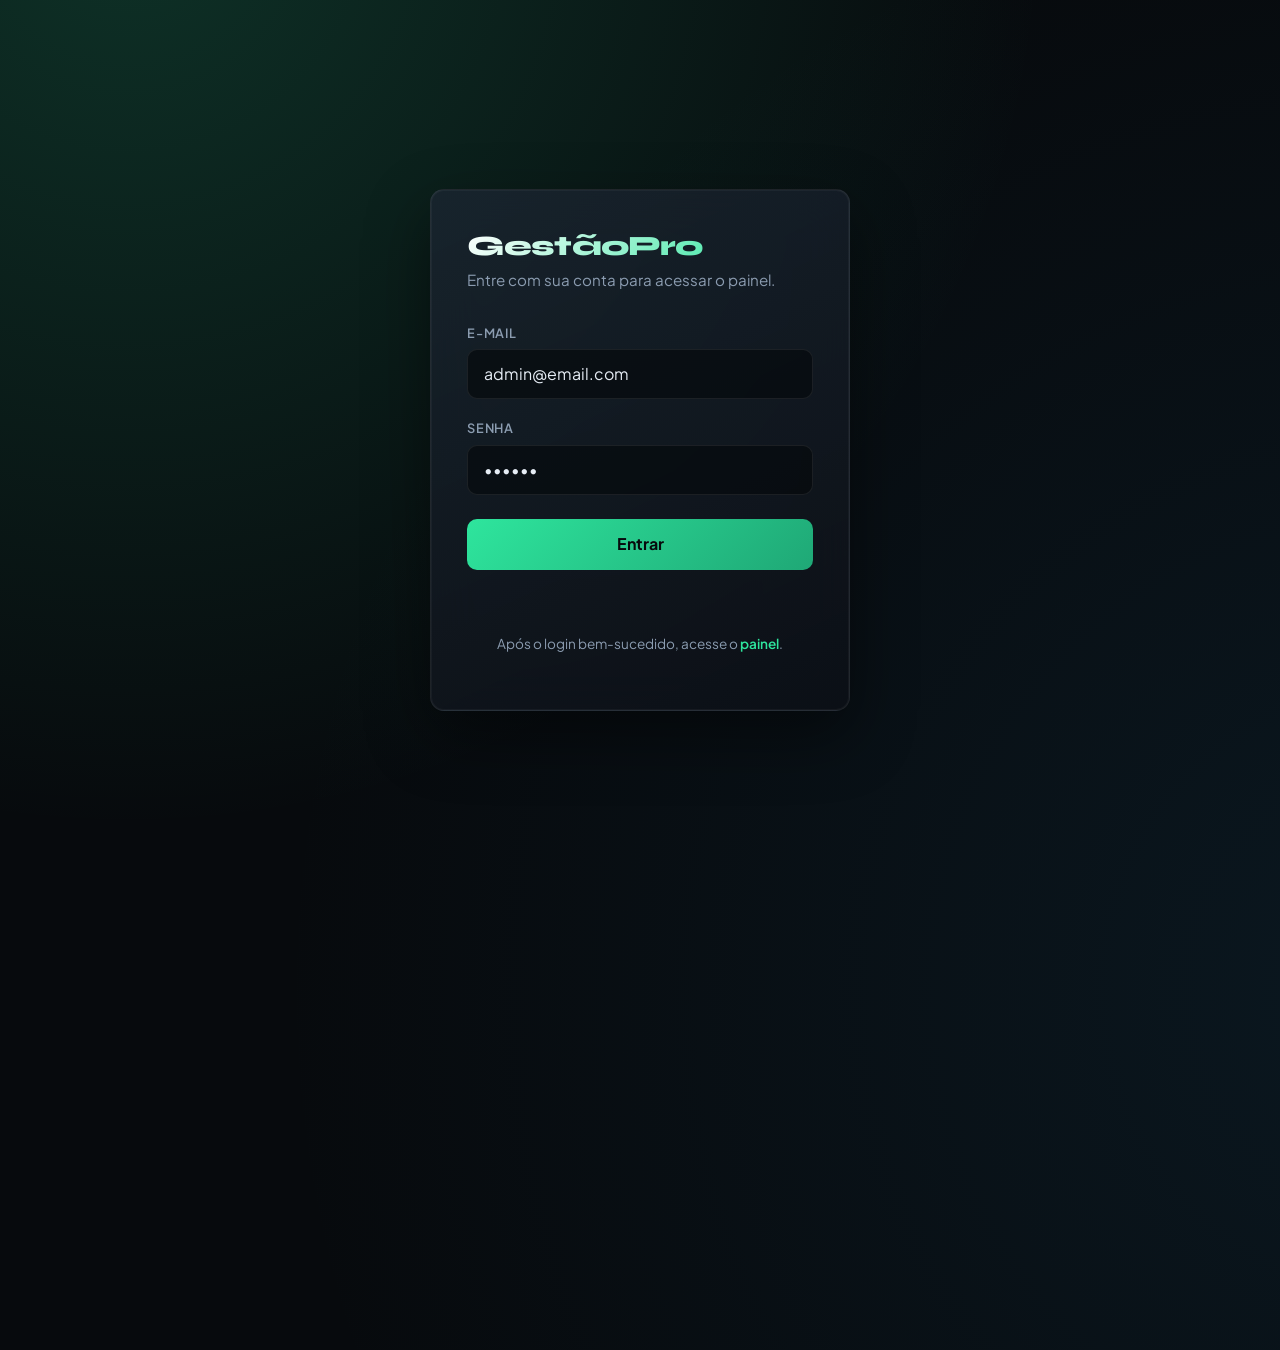
<file: sistema-gestao/frontend/index.html>
<!DOCTYPE html>
<html lang="pt-BR" data-bs-theme="dark">
<head>
    <meta charset="UTF-8">
    <meta name="viewport" content="width=device-width, initial-scale=1.0">
    <title>Dashboard - GestãoPro</title>
    <script src="https://code.jquery.com/jquery-3.7.1.min.js"></script>
    <script src="https://cdn.jsdelivr.net/npm/bootstrap@5.3.2/dist/js/bootstrap.bundle.min.js"></script>
    <link href="https://cdn.jsdelivr.net/npm/bootstrap@5.3.2/dist/css/bootstrap.min.css" rel="stylesheet">
    <link rel="stylesheet" href="css/style.css">
</head>
<body class="app-shell">

    <nav class="navbar navbar-expand-lg navbar-dark app-navbar">
        <div class="container">
            <a class="navbar-brand fw-bold" href="#">GestãoPro</a>
            <button class="navbar-toggler" type="button" data-bs-toggle="collapse" data-bs-target="#menuPrincipal">
                <span class="navbar-toggler-icon"></span>
            </button>
            <div class="collapse navbar-collapse" id="menuPrincipal">
                <ul class="navbar-nav me-auto">
                    <li class="nav-item">
                        <a class="nav-link active" id="menu-clientes">Clientes</a>
                    </li>
                    <li class="nav-item">
                        <a class="nav-link" id="menu-faturas">Faturas</a>
                    </li>
                </ul>
                <button class="btn btn-outline-danger btn-sm" id="btn-logout">Sair</button>
            </div>
        </div>
    </nav>
    <div class="modal fade" id="modalEditarCliente" tabindex="-1" aria-hidden="true">
        <div class="modal-dialog modal-dialog-centered">
            <div class="modal-content">
                <div class="modal-header">
                    <h5 class="modal-title">Editar Cliente</h5>
                    <button type="button" class="btn-close" data-bs-dismiss="modal" aria-label="Fechar"></button>
                </div>
                <div class="modal-body">
                    <form id="formEditarCliente">
                        <input type="hidden" id="edit-client-id">
                            
                        <div class="mb-3">
                            <label for="edit-name" class="form-label">Nome</label>
                            <input type="text" class="form-control" id="edit-name" required>
                        </div>
                        <div class="mb-3">
                            <label for="edit-email" class="form-label">E-mail</label>
                            <input type="email" class="form-control" id="edit-email" required>
                        </div>
                        <div class="mb-3">
                            <label for="edit-phone" class="form-label">Telefone</label>
                            <input type="text" class="form-control" id="edit-phone" inputmode="numeric" maxlength="14" placeholder="(00)00000-0000" required>
                        </div>
                        <button type="submit" class="btn btn-primary w-100">Salvar Alterações</button>
                    </form>
                </div>
            </div>
        </div>
    </div>
    <div class="modal fade" id="modalNovoCliente" tabindex="-1" aria-hidden="true">
        <div class="modal-dialog modal-dialog-centered">
            <div class="modal-content">
                <div class="modal-header">
                    <h5 class="modal-title">Novo Cliente</h5>
                    <button type="button" class="btn-close" data-bs-dismiss="modal" aria-label="Fechar"></button>
                </div>
                <div class="modal-body">
                    <form id="formNovoCliente">
                        <div class="mb-3">
                            <label for="novo-name" class="form-label">Nome</label>
                            <input type="text" class="form-control" id="novo-name" required>
                        </div>
                        <div class="mb-3">
                            <label for="novo-email" class="form-label">E-mail</label>
                            <input type="email" class="form-control" id="novo-email" required>
                        </div>
                        <div class="mb-3">
                            <label for="novo-phone" class="form-label">Telefone</label>
                            <input type="text" class="form-control" id="novo-phone" inputmode="numeric" maxlength="14" placeholder="(00)00000-0000" required>
                        </div>
                        <button type="submit" class="btn btn-primary w-100">Cadastrar Cliente</button>
                    </form>
                </div>
            </div>
        </div>
    </div>
    <div class="modal fade" id="modalNovaFatura" tabindex="-1" aria-hidden="true">
        <div class="modal-dialog modal-dialog-centered">
            <div class="modal-content">
                <div class="modal-header">
                    <h5 class="modal-title">Nova Fatura</h5>
                    <button type="button" class="btn-close" data-bs-dismiss="modal" aria-label="Fechar"></button>
                </div>
                <div class="modal-body">
                    <form id="formNovaFatura">
                        <input type="hidden" id="fatura-client-id" required>
                        <div class="mb-3">
                            <label for="fatura-client-name" class="form-label">Cliente</label>
                            <input type="text" class="form-control" id="fatura-client-name" disabled>
                        </div>
                        <div class="mb-3">
                            <label for="fatura-amount" class="form-label">Valor</label>
                            <input type="number" min="0" step="0.01" class="form-control" id="fatura-amount" required>
                        </div>
                        <div class="mb-3">
                            <label for="fatura-status" class="form-label">Status</label>
                            <select class="form-select" id="fatura-status" required>
                                <option value="pending" selected>Pendente</option>
                                <option value="paid">Paga</option>
                                <option value="canceled">Cancelada</option>
                            </select>
                        </div>
                        <div class="mb-3">
                            <label for="fatura-due-date" class="form-label">Vencimento</label>
                            <input type="date" class="form-control" id="fatura-due-date" required>
                        </div>
                        <button type="submit" class="btn btn-success w-100">Cadastrar Fatura</button>
                    </form>
                </div>
            </div>
        </div>
    </div>
    <div class="modal fade" id="modalEditarFatura" tabindex="-1" aria-hidden="true">
        <div class="modal-dialog modal-dialog-centered">
            <div class="modal-content">
                <div class="modal-header">
                    <h5 class="modal-title">Editar Fatura</h5>
                    <button type="button" class="btn-close" data-bs-dismiss="modal" aria-label="Fechar"></button>
                </div>
                <div class="modal-body">
                    <form id="formEditarFatura">
                        <input type="hidden" id="edit-fatura-id">
                        <input type="hidden" id="edit-fatura-client-id">
                        <div class="mb-3">
                            <label for="edit-fatura-client-name" class="form-label">Cliente</label>
                            <input type="text" class="form-control" id="edit-fatura-client-name" disabled>
                        </div>
                        <div class="mb-3">
                            <label for="edit-fatura-amount" class="form-label">Valor</label>
                            <input type="number" min="0" step="0.01" class="form-control" id="edit-fatura-amount" required>
                        </div>
                        <div class="mb-3">
                            <label for="edit-fatura-status" class="form-label">Status</label>
                            <select class="form-select" id="edit-fatura-status" required>
                                <option value="pending">Pendente</option>
                                <option value="paid">Paga</option>
                                <option value="canceled">Cancelada</option>
                            </select>
                        </div>
                        <div class="mb-3">
                            <label for="edit-fatura-due-date" class="form-label">Vencimento</label>
                            <input type="date" class="form-control" id="edit-fatura-due-date" required>
                        </div>
                        <button type="submit" class="btn btn-primary w-100">Salvar alterações</button>
                    </form>
                </div>
            </div>
        </div>
    </div>

    <main class="container app-main">
        
        <section id="tela-clientes">
            <div class="d-flex justify-content-between align-items-center mb-4 flex-wrap gap-3">
                <h2 class="app-page-title mb-0">Meus Clientes</h2>
                <button class="btn btn-primary" id="btn-novo-cliente">+ Novo Cliente</button>
            </div>
            
            <div class="card app-card">
                <div class="card-body">
                    <div class="row mb-4 app-filter">
                        <div class="col-md-6 mb-2 mb-md-0">
                            <input type="text" id="filtro-busca" class="form-control" placeholder="Digite para buscar clientes...">
                        </div>
                        <div class="col-md-4 mb-2 mb-md-0">
                            <input type="date" id="filtro-data" class="form-control" title="Filtrar por data de adição">
                        </div>
                        <div class="col-md-2">
                            <button class="btn btn-secondary w-100" id="btn-limpar-filtro">Limpar</button>
                        </div>
                    </div>
                    <div class="app-table-wrap">
                        <table class="table table-hover align-middle">
                            <thead>
                                <tr>
                                    <th>ID</th>
                                    <th>Nome</th>
                                    <th>E-mail</th>
                                    <th>Telefone</th>
                                    <th class="text-end">Ações</th>
                                </tr>
                            </thead>
                            <tbody id="tabela-clientes">
                                <tr>
                                    <td colspan="5" class="text-center text-muted py-3">Carregando clientes...</td>
                                </tr>
                            </tbody>
                        </table>
                    </div>
                    <nav aria-label="Navegação de clientes" class="mt-4">
                        <ul class="pagination justify-content-center" id="paginacao-clientes">
                            </ul>
                    </nav>
                </div>
            </div>
        </section>

        <section id="tela-faturas" class="d-none">
            <div class="d-flex justify-content-between align-items-center mb-4 flex-wrap gap-3">
                <div>
                    <h2 class="app-page-title mb-0" id="titulo-faturas">Minhas Faturas</h2>
                    <p class="app-page-sub small mb-0 mt-1 d-none" id="contexto-faturas-cliente"></p>
                </div>
                <div class="d-flex gap-2 flex-wrap">
                    <button type="button" class="btn btn-outline-secondary d-none" id="btn-faturas-ver-todas">Todas as faturas</button>
                    <button class="btn btn-success" id="btn-nova-fatura">+ Nova Fatura</button>
                </div>
            </div>
            
            <div class="card app-card">
                <div class="card-body">
                    <div class="row mb-4 app-filter">
                        <div class="col-md-6 mb-2 mb-md-0">
                            <input type="text" id="filtro-busca-faturas" class="form-control" placeholder="Digite para buscar faturas...">
                        </div>
                        <div class="col-md-4 mb-2 mb-md-0">
                            <input type="date" id="filtro-data-faturas" class="form-control" title="Filtrar por data de vencimento">
                        </div>
                        <div class="col-md-2">
                            <button class="btn btn-secondary w-100" id="btn-limpar-filtro-faturas">Limpar</button>
                        </div>
                    </div>
                    <div class="app-table-wrap">
                        <table class="table table-hover align-middle">
                            <thead>
                                <tr>
                                    <th>ID</th>
                                    <th>Cliente</th>
                                    <th>Valor (R$)</th>
                                    <th>Status</th>
                                    <th>Vencimento</th>
                                    <th class="text-end">Ações</th>
                                </tr>
                            </thead>
                            <tbody id="tabela-faturas">
                                <tr>
                                    <td colspan="6" class="text-center text-muted py-3">Carregando faturas...</td>
                                </tr>
                            </tbody>
                        </table>
                    </div>
                    <nav aria-label="Navegação de faturas" class="mt-4">
                        <ul class="pagination justify-content-center" id="paginacao-faturas"></ul>
                    </nav>
                </div>
            </div>
        </section>

    </main>
    <script src="js/auth.js"></script>
    <script src="js/clients.js"></script>
    <script src="js/invoices.js"></script>
    <script src="js/app.js"></script>
    </body>
</html>
</file>
<file: sistema-gestao/frontend/css/style.css>
/* GestãoPro — tema escuro + verde (camada sobre Bootstrap) */

@import url('https://fonts.googleapis.com/css2?family=Plus+Jakarta+Sans:ital,wght@0,400;0,500;0,600;0,700;1,400&family=Syne:wght@600;700;800&display=swap');

:root,
[data-bs-theme="dark"] {
    --gp-green: #2ee59d;
    --gp-green-dim: #1fa876;
    --gp-green-glow: rgba(46, 229, 157, 0.35);
    --gp-ink: #070a0d;
    --gp-slate-900: #0d1218;
    --gp-slate-800: #141b24;
    --gp-slate-700: #1c2633;
    --gp-border: rgba(255, 255, 255, 0.08);
    --gp-text: #e6edf5;
    --gp-text-muted: #8b9cb0;
    --gp-radius: 14px;
    --gp-radius-sm: 10px;

    --bs-body-bg: var(--gp-ink);
    --bs-body-color: var(--gp-text);
    --bs-secondary-color: var(--gp-text-muted);
    --bs-primary: var(--gp-green);
    --bs-primary-rgb: 46, 229, 157;
    --bs-success: var(--gp-green-dim);
    --bs-success-rgb: 31, 168, 118;
    --bs-border-color: var(--gp-border);
    --bs-link-color: var(--gp-green);
    --bs-link-hover-color: #5ef0b8;
}

*,
*::before,
*::after {
    box-sizing: border-box;
}

html {
    scroll-behavior: smooth;
}

body.app-shell {
    font-family: 'Plus Jakarta Sans', system-ui, -apple-system, sans-serif;
    min-height: 100vh;
    position: relative;
    overflow-x: hidden;
    background-color: var(--gp-ink);
    color: var(--gp-text);
}

/* Fundo com malha + gradiente animado */
body.app-shell::before {
    content: '';
    position: fixed;
    inset: 0;
    z-index: -2;
    background:
        radial-gradient(ellipse 120% 80% at 50% -30%, rgba(46, 229, 157, 0.14), transparent 55%),
        radial-gradient(ellipse 70% 50% at 100% 50%, rgba(30, 80, 120, 0.12), transparent 50%),
        radial-gradient(ellipse 60% 40% at 0% 80%, rgba(46, 229, 157, 0.06), transparent 45%),
        linear-gradient(180deg, #0a0e14 0%, #070a0d 40%, #050709 100%);
    animation: gp-bg-shift 18s ease-in-out infinite alternate;
}

@keyframes gp-bg-shift {
    0% {
        filter: hue-rotate(0deg);
    }
    100% {
        filter: hue-rotate(12deg);
    }
}

body.app-shell::after {
    content: '';
    position: fixed;
    inset: 0;
    z-index: -1;
    opacity: 0.4;
    background-image:
        linear-gradient(rgba(255, 255, 255, 0.03) 1px, transparent 1px),
        linear-gradient(90deg, rgba(255, 255, 255, 0.03) 1px, transparent 1px);
    background-size: 48px 48px;
    mask-image: radial-gradient(ellipse 90% 70% at 50% 30%, black, transparent);
    pointer-events: none;
}

/* Navbar */
.app-navbar {
    background: rgba(10, 14, 20, 0.75) !important;
    backdrop-filter: blur(16px) saturate(1.2);
    -webkit-backdrop-filter: blur(16px) saturate(1.2);
    border-bottom: 1px solid var(--gp-border);
    box-shadow: 0 4px 24px rgba(0, 0, 0, 0.35);
    padding-top: 0.65rem;
    padding-bottom: 0.65rem;
}

.app-navbar .navbar-brand {
    font-family: 'Syne', sans-serif;
    font-weight: 800;
    font-size: 1.35rem;
    letter-spacing: -0.02em;
    background: linear-gradient(135deg, #fff 0%, var(--gp-green) 100%);
    -webkit-background-clip: text;
    background-clip: text;
    -webkit-text-fill-color: transparent;
    color: transparent;
}

.app-navbar .nav-link {
    cursor: pointer;
    border-radius: 999px;
    padding: 0.45rem 1rem !important;
    margin: 0 0.15rem;
    color: var(--gp-text-muted) !important;
    transition: color 0.2s ease, background 0.25s ease, transform 0.2s ease;
}

.app-navbar .nav-link:hover {
    color: var(--gp-text) !important;
    background: rgba(255, 255, 255, 0.06);
}

.app-navbar .nav-link.active {
    color: var(--gp-ink) !important;
    background: linear-gradient(135deg, var(--gp-green) 0%, var(--gp-green-dim) 100%);
    box-shadow: 0 0 20px var(--gp-green-glow);
}

.app-navbar .navbar-toggler {
    border-color: var(--gp-border);
}

.app-navbar .btn-outline-danger {
    border-radius: 999px;
    border-width: 1px;
    padding: 0.4rem 1rem;
    transition: transform 0.2s ease, box-shadow 0.2s ease;
}

.app-navbar .btn-outline-danger:hover {
    transform: translateY(-1px);
    box-shadow: 0 6px 20px rgba(220, 53, 69, 0.25);
}

/* Main */
.app-main {
    padding-top: 2rem;
    padding-bottom: 4rem;
}

.app-page-title {
    font-family: 'Syne', sans-serif;
    font-weight: 700;
    font-size: clamp(1.5rem, 3vw, 2rem);
    letter-spacing: -0.03em;
    color: var(--gp-text);
}

.app-page-sub {
    color: var(--gp-text-muted);
    font-size: 0.9rem;
}

/* Cards glass */
.app-card {
    background: linear-gradient(
        145deg,
        rgba(28, 38, 51, 0.55) 0%,
        rgba(18, 24, 32, 0.65) 100%
    );
    border: 1px solid var(--gp-border);
    border-radius: var(--gp-radius);
    backdrop-filter: blur(20px);
    -webkit-backdrop-filter: blur(20px);
    box-shadow:
        0 4px 24px rgba(0, 0, 0, 0.25),
        inset 0 1px 0 rgba(255, 255, 255, 0.05);
    overflow: hidden;
    animation: gp-card-in 0.5s ease-out;
}

@keyframes gp-card-in {
    from {
        opacity: 0;
        transform: translateY(12px);
    }
    to {
        opacity: 1;
        transform: translateY(0);
    }
}

.app-card .card-body {
    padding: 1.5rem 1.75rem;
}

/* Filtros */
.app-filter .form-control,
.app-filter .form-select {
    background: rgba(7, 10, 13, 0.6);
    border: 1px solid var(--gp-border);
    border-radius: var(--gp-radius-sm);
    color: var(--gp-text);
    transition:
        border-color 0.2s ease,
        box-shadow 0.2s ease,
        background 0.2s ease;
}

.app-filter .form-control::placeholder {
    color: var(--gp-text-muted);
    opacity: 0.85;
}

.app-filter .form-control:focus,
.app-filter .form-select:focus {
    background: rgba(7, 10, 13, 0.85);
    border-color: rgba(46, 229, 157, 0.45);
    box-shadow: 0 0 0 3px var(--gp-green-glow);
    color: var(--gp-text);
}

/* Botões primários / sucesso com brilho */
.app-shell .btn-primary,
.app-shell .btn-success {
    border: none;
    border-radius: var(--gp-radius-sm);
    font-weight: 600;
    letter-spacing: 0.01em;
    transition:
        transform 0.2s ease,
        box-shadow 0.25s ease,
        filter 0.2s ease;
}

.app-shell .btn-primary {
    background: linear-gradient(135deg, var(--gp-green) 0%, var(--gp-green-dim) 100%);
    color: var(--gp-ink) !important;
}

.app-shell .btn-primary:hover,
.app-shell .btn-success:hover {
    transform: translateY(-2px);
    box-shadow: 0 8px 28px var(--gp-green-glow);
    filter: brightness(1.05);
}

.app-shell .btn-success {
    background: linear-gradient(135deg, var(--gp-green-dim) 0%, #17805c 100%);
    color: #fff !important;
}

.app-shell .btn-secondary {
    background: rgba(255, 255, 255, 0.08);
    border: 1px solid var(--gp-border);
    color: var(--gp-text);
    border-radius: var(--gp-radius-sm);
    transition: background 0.2s ease, transform 0.2s ease;
}

.app-shell .btn-secondary:hover {
    background: rgba(255, 255, 255, 0.14);
    color: var(--gp-text);
    transform: translateY(-1px);
}

.app-shell .btn-outline-secondary {
    border-radius: var(--gp-radius-sm);
    border-color: var(--gp-border);
    color: var(--gp-text-muted);
    transition: all 0.2s ease;
}

.app-shell .btn-outline-secondary:hover {
    border-color: var(--gp-green);
    color: var(--gp-green);
    background: rgba(46, 229, 157, 0.08);
}

/* Tabelas */
.app-table-wrap {
    border-radius: var(--gp-radius-sm);
    overflow: hidden;
    border: 1px solid var(--gp-border);
}

.app-shell .table {
    --bs-table-bg: transparent;
    --bs-table-color: var(--gp-text);
    margin-bottom: 0;
}

.app-shell .table thead th {
    font-size: 0.72rem;
    text-transform: uppercase;
    letter-spacing: 0.08em;
    font-weight: 600;
    color: var(--gp-text-muted);
    border-bottom: 1px solid var(--gp-border);
    padding-top: 1rem;
    padding-bottom: 1rem;
    background: rgba(0, 0, 0, 0.25);
}

.app-shell .table tbody td {
    border-color: var(--gp-border);
    vertical-align: middle;
}

.app-shell .table-hover tbody tr {
    transition:
        background 0.2s ease,
        transform 0.2s ease,
        box-shadow 0.2s ease;
}

.app-shell .table-hover tbody tr:hover {
    background: rgba(46, 229, 157, 0.06) !important;
    box-shadow: inset 3px 0 0 var(--gp-green);
}

.app-shell .table .btn-sm {
    border-radius: 8px;
    font-weight: 500;
    transition: transform 0.15s ease, box-shadow 0.2s ease;
}

.app-shell .table .btn-sm:hover {
    transform: translateY(-1px);
}

.app-shell .table .btn-outline-primary {
    border-color: rgba(46, 229, 157, 0.5);
    color: var(--gp-green);
}

.app-shell .table .btn-outline-primary:hover {
    background: rgba(46, 229, 157, 0.15);
    border-color: var(--gp-green);
    color: #b8ffe0;
}

.app-shell .table .btn-outline-info {
    border-color: rgba(100, 180, 255, 0.45);
    color: #7ec8ff;
}

.app-shell .table .btn-outline-danger:hover {
    box-shadow: 0 4px 16px rgba(220, 53, 69, 0.25);
}

/* Paginação */
.app-shell .pagination .page-link {
    background: rgba(255, 255, 255, 0.04);
    border: 1px solid var(--gp-border);
    color: var(--gp-text-muted);
    border-radius: 10px !important;
    margin: 0 3px;
    padding: 0.4rem 0.85rem;
    transition: all 0.2s ease;
}

.app-shell .pagination .page-item.active .page-link {
    background: linear-gradient(135deg, var(--gp-green) 0%, var(--gp-green-dim) 100%);
    border-color: transparent;
    color: var(--gp-ink);
    font-weight: 600;
    box-shadow: 0 4px 16px var(--gp-green-glow);
}

.app-shell .pagination .page-link:hover {
    background: rgba(46, 229, 157, 0.12);
    border-color: rgba(46, 229, 157, 0.35);
    color: var(--gp-green);
}

.app-shell .pagination .page-item.disabled .page-link {
    opacity: 0.35;
}

/* Modais */
.app-shell .modal-content {
    background: linear-gradient(160deg, #151d28 0%, #0d1218 100%);
    border: 1px solid var(--gp-border);
    border-radius: var(--gp-radius);
    box-shadow: 0 24px 80px rgba(0, 0, 0, 0.55);
}

.app-shell .modal-header {
    border-bottom-color: var(--gp-border);
    padding: 1.25rem 1.5rem;
}

.app-shell .modal-title {
    font-family: 'Syne', sans-serif;
    font-weight: 700;
}

.app-shell .modal-body {
    padding: 1.5rem;
}

.app-shell .modal-body .form-label {
    color: var(--gp-text-muted);
    font-size: 0.85rem;
    font-weight: 500;
}

.app-shell .modal-body .form-control,
.app-shell .modal-body .form-select {
    background: rgba(7, 10, 13, 0.75);
    border: 1px solid var(--gp-border);
    border-radius: var(--gp-radius-sm);
    color: var(--gp-text);
}

.app-shell .modal-body .form-control:focus,
.app-shell .modal-body .form-select:focus {
    border-color: rgba(46, 229, 157, 0.5);
    box-shadow: 0 0 0 3px var(--gp-green-glow);
}

.app-shell .modal-body .form-control:disabled {
    opacity: 0.65;
}

.app-shell .btn-close {
    filter: invert(1) grayscale(1) brightness(1.2);
    opacity: 0.7;
}

.app-shell .btn-close:hover {
    opacity: 1;
}

/* Texto utilitário Bootstrap sobre fundo escuro */
.app-shell .text-muted {
    color: var(--gp-text-muted) !important;
}

/* Login page */
.login-page {
    min-height: 100vh;
    display: flex;
    align-items: center;
    justify-content: center;
    padding: 2rem;
    position: relative;
    overflow: hidden;
    font-family: 'Plus Jakarta Sans', system-ui, sans-serif;
    background-color: var(--gp-ink);
    color: var(--gp-text);
}

.login-page::before {
    content: '';
    position: absolute;
    inset: -50%;
    background:
        radial-gradient(circle at 30% 20%, rgba(46, 229, 157, 0.18), transparent 40%),
        radial-gradient(circle at 80% 80%, rgba(30, 100, 140, 0.15), transparent 45%);
    animation: gp-login-glow 12s ease-in-out infinite alternate;
}

@keyframes gp-login-glow {
    from {
        transform: rotate(0deg) scale(1);
    }
    to {
        transform: rotate(8deg) scale(1.08);
    }
}

.login-card {
    position: relative;
    width: 100%;
    max-width: 420px;
    padding: 2.5rem 2.25rem;
    border-radius: var(--gp-radius);
    background: linear-gradient(155deg, rgba(28, 38, 51, 0.75) 0%, rgba(12, 16, 22, 0.9) 100%);
    border: 1px solid var(--gp-border);
    backdrop-filter: blur(24px);
    -webkit-backdrop-filter: blur(24px);
    box-shadow:
        0 24px 64px rgba(0, 0, 0, 0.45),
        0 0 0 1px rgba(255, 255, 255, 0.04) inset;
    animation: gp-card-in 0.6s ease-out;
}

.login-card h1 {
    font-family: 'Syne', sans-serif;
    font-weight: 800;
    font-size: 1.75rem;
    margin-bottom: 0.35rem;
    letter-spacing: -0.03em;
    background: linear-gradient(135deg, #fff 0%, var(--gp-green) 90%);
    -webkit-background-clip: text;
    background-clip: text;
    -webkit-text-fill-color: transparent;
}

.login-card .login-lead {
    color: var(--gp-text-muted);
    font-size: 0.95rem;
    margin-bottom: 1.75rem;
}

.login-card .form-label {
    font-size: 0.8rem;
    font-weight: 600;
    text-transform: uppercase;
    letter-spacing: 0.06em;
    color: var(--gp-text-muted);
    margin-bottom: 0.4rem;
}

.login-card .form-control {
    background: rgba(7, 10, 13, 0.7);
    border: 1px solid var(--gp-border);
    border-radius: var(--gp-radius-sm);
    color: var(--gp-text);
    padding: 0.75rem 1rem;
    margin-bottom: 1rem;
    transition: border-color 0.2s ease, box-shadow 0.2s ease;
}

.login-card .form-control:focus {
    border-color: rgba(46, 229, 157, 0.55);
    box-shadow: 0 0 0 3px var(--gp-green-glow);
    outline: none;
}

.login-card .btn-login {
    width: 100%;
    margin-top: 0.5rem;
    padding: 0.85rem;
    border: none;
    border-radius: var(--gp-radius-sm);
    font-weight: 700;
    font-size: 1rem;
    cursor: pointer;
    background: linear-gradient(135deg, var(--gp-green) 0%, var(--gp-green-dim) 100%);
    color: var(--gp-ink);
    transition: transform 0.2s ease, box-shadow 0.25s ease;
}

.login-card .btn-login:hover {
    transform: translateY(-2px);
    box-shadow: 0 12px 36px var(--gp-green-glow);
}

.login-card #mensagem {
    margin-top: 1.25rem;
    font-size: 0.9rem;
    min-height: 1.4em;
}

.login-card #mensagem.msg-ok {
    color: var(--gp-green);
}

.login-card #mensagem.msg-err {
    color: #ff6b7a;
}

.login-card .login-footer {
    margin-top: 1.5rem;
    text-align: center;
    font-size: 0.85rem;
    color: var(--gp-text-muted);
}

.login-card .login-footer a {
    color: var(--gp-green);
    text-decoration: none;
    font-weight: 600;
}

.login-card .login-footer a:hover {
    text-decoration: underline;
}

/* Cursor em links da nav sem href */
.nav-link {
    cursor: pointer;
}

/* Redução de motion */
@media (prefers-reduced-motion: reduce) {
    *,
    *::before,
    *::after {
        animation-duration: 0.01ms !important;
        animation-iteration-count: 1 !important;
        transition-duration: 0.01ms !important;
    }
}
</file>
